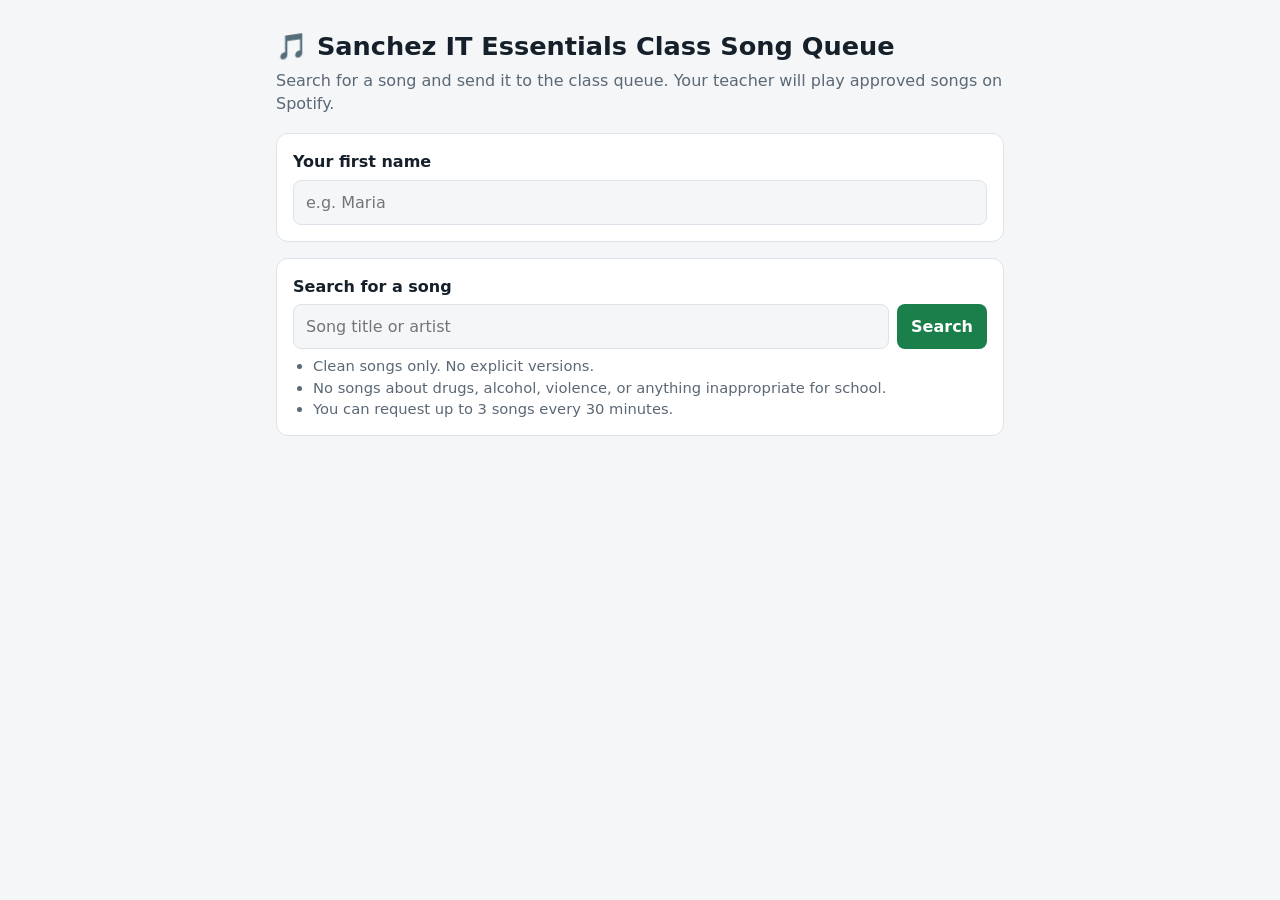
<file: index.html>
<!doctype html>
<html lang="en">
<head>
  <meta charset="utf-8">
  <meta name="viewport" content="width=device-width, initial-scale=1">
  <title>Sanchez IT Essentials Class Song Queue</title>
  <link rel="icon" href="data:image/svg+xml,<svg xmlns='http://www.w3.org/2000/svg' viewBox='0 0 100 100'><text y='.9em' font-size='90'>🎵</text></svg>">
  <link rel="stylesheet" href="style.css">
</head>
<body>
  <div class="wrap">
    <header>
      <h1>🎵 Sanchez IT Essentials Class Song Queue</h1>
      <p>Search for a song and send it to the class queue. Your teacher will play approved songs on Spotify.</p>
    </header>

    <div class="card">
      <label for="name">Your first name</label>
      <input id="name" type="text" maxlength="30" required autocomplete="given-name" placeholder="e.g. Maria">
    </div>

    <div class="card">
      <form id="searchForm">
        <label for="q">Search for a song</label>
        <div class="row">
          <input id="q" type="search" placeholder="Song title or artist" required autocomplete="off">
          <button type="submit">Search</button>
        </div>
      </form>
      <ul class="rules">
        <li>Clean songs only. No explicit versions.</li>
        <li>No songs about drugs, alcohol, violence, or anything inappropriate for school.</li>
        <li>You can request up to <span id="limitText">3</span> songs every <span id="windowText">30</span> minutes.</li>
      </ul>
    </div>

    <div id="status" class="hidden"></div>
    <div id="results" class="card hidden"></div>
  </div>

  <script src="config.js"></script>
  <script src="filter.js"></script>
  <script>
    const C = window.QUEUE_CONFIG;
    const $ = (id) => document.getElementById(id);
    const esc = (s) => String(s ?? "").replace(/[&<>"']/g, (c) => ({ "&": "&amp;", "<": "&lt;", ">": "&gt;", '"': "&quot;", "'": "&#39;" }[c]));
    const store = {
      get(k, d) { try { return JSON.parse(localStorage.getItem(k)) ?? d; } catch { return d; } },
      set(k, v) { try { localStorage.setItem(k, JSON.stringify(v)); } catch {} },
    };

    $("limitText").textContent = C.maxRequestsPerWindow;
    $("windowText").textContent = C.windowMinutes;
    $("name").value = store.get("studentName", "");
    $("name").addEventListener("input", (e) => store.set("studentName", e.target.value.trim()));

    let lastResults = [];

    function showStatus(kind, html) {
      const el = $("status");
      el.className = "notice " + kind;
      el.innerHTML = html;
      el.scrollIntoView({ behavior: "smooth", block: "nearest" });
    }

    async function fetchWithTimeout(url, opts = {}, ms = 8000) {
      const ctrl = new AbortController();
      const t = setTimeout(() => ctrl.abort(), ms);
      try { return await fetch(url, { ...opts, signal: ctrl.signal }); }
      finally { clearTimeout(t); }
    }

    $("searchForm").addEventListener("submit", async (e) => {
      e.preventDefault();
      const q = $("q").value.trim();
      if (!q) return;
      const nameHits = SongFilter.checkMetadata({ title: q });
      const box = $("results");
      box.classList.remove("hidden");
      if (nameHits.length) {
        box.innerHTML = `<p class="muted">That search isn't school-appropriate. Try another song.</p>`;
        return;
      }
      box.innerHTML = `<p class="muted">Searching…</p>`;
      try {
        const url = "https://itunes.apple.com/search?media=music&entity=song&limit=25&country=US&term=" + encodeURIComponent(q);
        const res = await fetchWithTimeout(url);
        const data = await res.json();
        lastResults = (data.results || []).map((r) => {
          const song = {
            trackId: r.trackId,
            title: r.trackName,
            artist: r.artistName,
            album: r.collectionName,
            artwork: (r.artworkUrl100 || "").replace("100x100", "200x200"),
            explicitness: r.trackExplicitness,
          };
          const hits = SongFilter.checkMetadata(song);
          if (song.explicitness === "explicit") song.blocked = "Explicit version";
          else if (hits.length) song.blocked = "Not school-safe (" + SongFilter.describe(hits) + ")";
          return song;
        });
        renderResults();
      } catch (err) {
        box.innerHTML = `<p class="muted">Search didn't work. Check your connection and try again.</p>`;
      }
    });

    function renderResults() {
      const box = $("results");
      if (!lastResults.length) {
        box.innerHTML = `<p class="muted">No songs found. Try different words.</p>`;
        return;
      }
      // Show allowed songs first.
      const sorted = [...lastResults].sort((a, b) => !!a.blocked - !!b.blocked);
      box.innerHTML = sorted.map((s) => `
        <div class="song">
          <img src="${esc(s.artwork)}" alt="" loading="lazy">
          <div class="info">
            <div class="title">${esc(s.title)}</div>
            <div class="meta">${esc(s.artist)} · ${esc(s.album)}</div>
            ${s.blocked ? `<span class="tag bad">🚫 ${esc(s.blocked)}</span>`
              : s.explicitness === "cleaned" ? `<span class="tag good">Clean version</span>` : ""}
          </div>
          <div class="actions">
            ${s.blocked ? "" : `<button data-id="${s.trackId}">Request</button>`}
          </div>
        </div>`).join("");
      box.querySelectorAll("button[data-id]").forEach((b) =>
        b.addEventListener("click", () => requestSong(Number(b.dataset.id), b)));
    }

    function recentRequests() {
      const cutoff = Date.now() - C.windowMinutes * 60000;
      return store.get("myRequests", []).filter((r) => r.at > cutoff);
    }

    async function checkLyrics(song) {
      // Best effort: some school networks block lyric sites, so a failed lookup doesn't block the request.
      try {
        const url = "https://lrclib.net/api/search?track_name=" + encodeURIComponent(song.title) +
          "&artist_name=" + encodeURIComponent(song.artist);
        const res = await fetchWithTimeout(url, {}, 7000);
        if (!res.ok) return { checked: false };
        const list = await res.json();
        const match = (list || []).find((x) => x.plainLyrics);
        if (!match) return { checked: false };
        return { checked: true, hits: SongFilter.checkLyrics(match.plainLyrics) };
      } catch {
        return { checked: false };
      }
    }

    async function requestSong(trackId, btn) {
      const song = lastResults.find((s) => s.trackId === trackId);
      if (!song || song.blocked) return;

      if (!$("name").value.trim()) {
        showStatus("bad", "Enter your first name before requesting a song.");
        $("name").focus();
        return;
      }

      const recent = recentRequests();
      if (recent.length >= C.maxRequestsPerWindow) {
        const wait = Math.ceil((recent[0].at + C.windowMinutes * 60000 - Date.now()) / 60000);
        showStatus("bad", `You've hit the limit of ${C.maxRequestsPerWindow} songs. Try again in about ${wait} min.`);
        return;
      }
      if (recent.some((r) => r.trackId === trackId)) {
        showStatus("bad", `You already requested <b>${esc(song.title)}</b>.`);
        return;
      }

      btn.disabled = true;
      btn.textContent = "Checking lyrics…";
      const lyr = await checkLyrics(song);
      if (lyr.checked && lyr.hits.length) {
        song.blocked = "Lyrics not school-safe (" + SongFilter.describe(lyr.hits) + ")";
        renderResults();
        showStatus("bad", `<b>${esc(song.title)}</b> can't be requested: its lyrics mention ${esc(SongFilter.describe(lyr.hits))}. Pick a different song.`);
        return;
      }

      btn.textContent = "Sending…";
      const payload = {
        v: 1,
        trackId: song.trackId,
        title: song.title,
        artist: song.artist,
        album: song.album,
        artwork: song.artwork,
        explicitness: song.explicitness,
        lyricsChecked: lyr.checked,
        name: ($("name").value || "").trim().slice(0, 30),
      };
      if (payload.name && SongFilter.checkMetadata({ title: payload.name }).length) payload.name = "";
      try {
        const res = await fetchWithTimeout(`${C.relay}/${C.topic}`, { method: "POST", body: JSON.stringify(payload) });
        if (!res.ok) throw new Error(res.status);
        store.set("myRequests", [...recent, { trackId, at: Date.now() }]);
        btn.textContent = "Sent ✓";
        showStatus("good", `✅ <b>${esc(song.title)}</b> by ${esc(song.artist)} was sent to the queue!`);
      } catch {
        btn.disabled = false;
        btn.textContent = "Request";
        showStatus("bad", "Couldn't send your request. Wait a few seconds and try again.");
      }
    }
  </script>
</body>
</html>
</file>
<file: style.css>
:root {
  --bg: #f4f6f8;
  --card: #ffffff;
  --text: #16202a;
  --muted: #5b6875;
  --line: #dde3e9;
  --accent: #1a7f4b;
  --accent-text: #ffffff;
  --bad: #b3261e;
  --bad-bg: #fdecea;
  --warn: #8a5a00;
  --warn-bg: #fff4d6;
  --good-bg: #e6f4ec;
}
@media (prefers-color-scheme: dark) {
  :root {
    --bg: #11161b;
    --card: #1a2128;
    --text: #e8edf2;
    --muted: #9aa7b3;
    --line: #2c353e;
    --accent: #3fbf7f;
    --accent-text: #0b1a12;
    --bad: #ff8a80;
    --bad-bg: #3a1c1a;
    --warn: #f2c265;
    --warn-bg: #3a2f14;
    --good-bg: #16302266;
  }
}
* { box-sizing: border-box; }
body {
  margin: 0;
  background: var(--bg);
  color: var(--text);
  font: 16px/1.45 system-ui, -apple-system, "Segoe UI", Roboto, sans-serif;
}
.wrap { max-width: 760px; margin: 0 auto; padding: 20px 16px 60px; }
header h1 { font-size: 1.6rem; margin: 8px 0 4px; }
header p { margin: 0 0 18px; color: var(--muted); }
.card {
  background: var(--card);
  border: 1px solid var(--line);
  border-radius: 12px;
  padding: 16px;
  margin-bottom: 16px;
}
label { display: block; font-weight: 600; margin-bottom: 6px; }
input[type="text"], input[type="search"] {
  width: 100%;
  font: inherit;
  padding: 10px 12px;
  border: 1px solid var(--line);
  border-radius: 8px;
  background: var(--bg);
  color: var(--text);
}
.row { display: flex; gap: 8px; }
.row input { flex: 1; min-width: 0; }
button, .btn {
  font: inherit;
  font-weight: 600;
  border: 0;
  border-radius: 8px;
  padding: 10px 14px;
  background: var(--accent);
  color: var(--accent-text);
  cursor: pointer;
  text-decoration: none;
  display: inline-block;
  white-space: nowrap;
}
button.secondary, .btn.secondary {
  background: transparent;
  color: var(--text);
  border: 1px solid var(--line);
}
button:disabled { opacity: 0.5; cursor: default; }
.muted { color: var(--muted); font-size: 0.9rem; }
.song {
  display: flex;
  gap: 12px;
  align-items: center;
  padding: 10px 0;
  border-top: 1px solid var(--line);
}
.song:first-child { border-top: 0; }
.song img { width: 56px; height: 56px; border-radius: 6px; flex: none; background: var(--line); }
.song .info { flex: 1; min-width: 0; }
.song .title { font-weight: 600; overflow-wrap: anywhere; }
.song .meta { color: var(--muted); font-size: 0.9rem; overflow-wrap: anywhere; }
.song .actions { display: flex; gap: 6px; flex-wrap: wrap; justify-content: flex-end; }
.tag {
  display: inline-block;
  font-size: 0.78rem;
  font-weight: 600;
  padding: 2px 8px;
  border-radius: 999px;
  margin-top: 4px;
}
.tag.bad { background: var(--bad-bg); color: var(--bad); }
.tag.warn { background: var(--warn-bg); color: var(--warn); }
.tag.good { background: var(--good-bg); color: var(--accent); }
.notice { padding: 12px; border-radius: 8px; margin-bottom: 12px; }
.notice.good { background: var(--good-bg); }
.notice.bad { background: var(--bad-bg); color: var(--bad); }
.hidden { display: none !important; }
ul.rules { margin: 6px 0 0; padding-left: 20px; color: var(--muted); font-size: 0.92rem; }
@media (max-width: 520px) {
  .song { flex-wrap: wrap; }
  .song .actions { width: 100%; justify-content: flex-start; }
}
</file>
